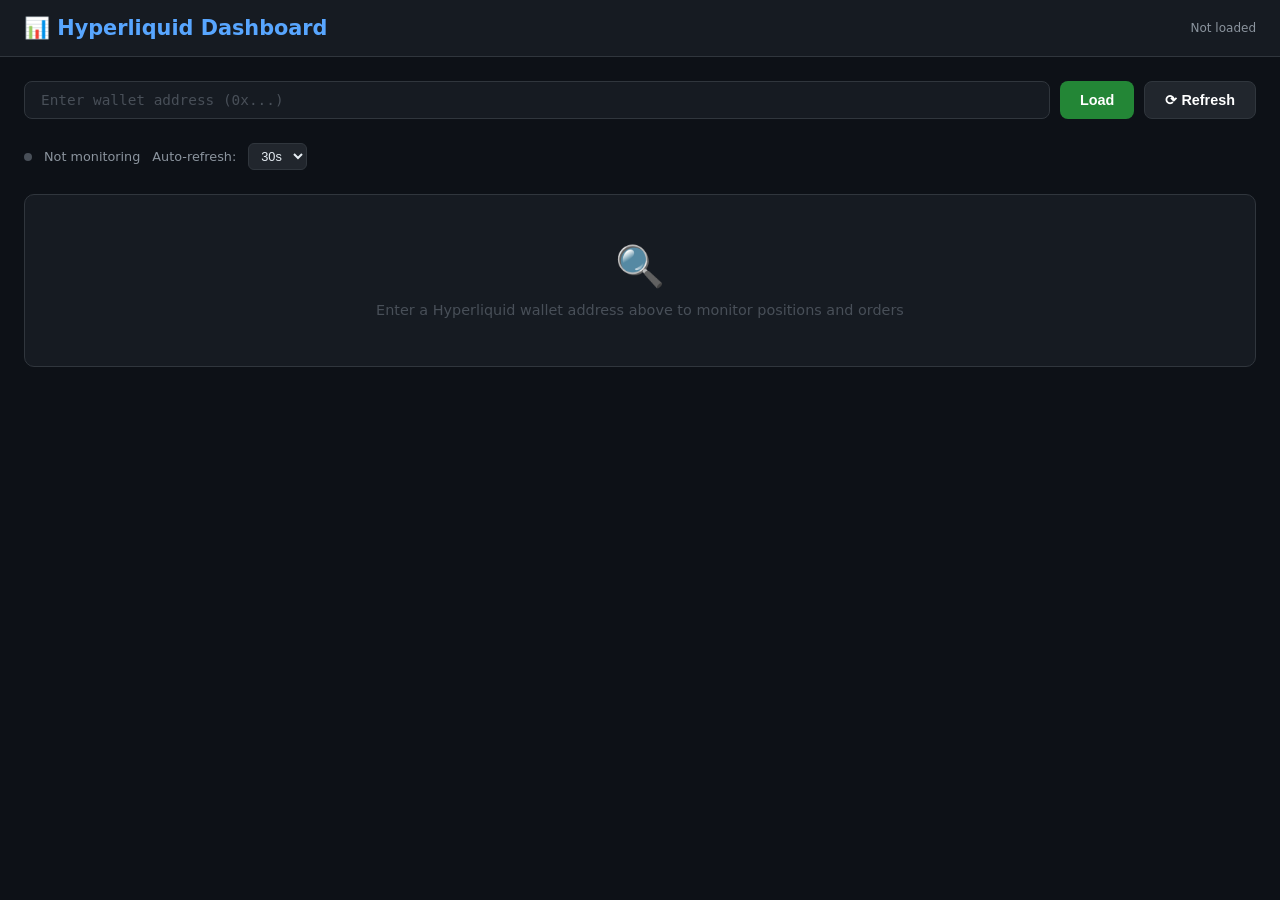
<file: 1363/hyperliquid-dashboard/index.html>
<!DOCTYPE html>
<html lang="en">
<head>
  <meta charset="UTF-8" />
  <meta name="viewport" content="width=device-width, initial-scale=1.0" />
  <title>Hyperliquid Dashboard</title>
  <style>
    * { margin: 0; padding: 0; box-sizing: border-box; }

    body {
      font-family: 'Segoe UI', system-ui, sans-serif;
      background: #0d1117;
      color: #e6edf3;
      min-height: 100vh;
    }

    header {
      background: #161b22;
      border-bottom: 1px solid #30363d;
      padding: 16px 24px;
      display: flex;
      align-items: center;
      justify-content: space-between;
    }

    header h1 {
      font-size: 1.3rem;
      font-weight: 700;
      color: #58a6ff;
      display: flex;
      align-items: center;
      gap: 8px;
    }

    .status-dot {
      width: 8px; height: 8px;
      border-radius: 50%;
      background: #3fb950;
      display: inline-block;
      animation: pulse 2s infinite;
    }

    @keyframes pulse {
      0%, 100% { opacity: 1; }
      50% { opacity: 0.4; }
    }

    .last-updated {
      font-size: 0.75rem;
      color: #8b949e;
    }

    .container { padding: 24px; max-width: 1400px; margin: 0 auto; }

    /* Address bar */
    .address-bar {
      display: flex;
      gap: 10px;
      margin-bottom: 24px;
    }

    .address-bar input {
      flex: 1;
      background: #161b22;
      border: 1px solid #30363d;
      border-radius: 8px;
      padding: 10px 16px;
      color: #e6edf3;
      font-size: 0.9rem;
      font-family: monospace;
      outline: none;
      transition: border-color 0.2s;
    }

    .address-bar input:focus { border-color: #58a6ff; }
    .address-bar input::placeholder { color: #484f58; }

    .btn {
      background: #238636;
      color: #fff;
      border: none;
      border-radius: 8px;
      padding: 10px 20px;
      font-size: 0.9rem;
      font-weight: 600;
      cursor: pointer;
      transition: background 0.2s;
      white-space: nowrap;
    }
    .btn:hover { background: #2ea043; }
    .btn.secondary { background: #21262d; border: 1px solid #30363d; }
    .btn.secondary:hover { background: #30363d; }

    /* Summary cards */
    .cards {
      display: grid;
      grid-template-columns: repeat(auto-fit, minmax(180px, 1fr));
      gap: 16px;
      margin-bottom: 24px;
    }

    .card {
      background: #161b22;
      border: 1px solid #30363d;
      border-radius: 10px;
      padding: 16px 20px;
    }

    .card-label {
      font-size: 0.75rem;
      color: #8b949e;
      text-transform: uppercase;
      letter-spacing: 0.05em;
      margin-bottom: 6px;
    }

    .card-value {
      font-size: 1.4rem;
      font-weight: 700;
      color: #e6edf3;
    }

    .card-value.green { color: #3fb950; }
    .card-value.red { color: #f85149; }
    .card-value.blue { color: #58a6ff; }

    /* Tabs */
    .tabs {
      display: flex;
      gap: 4px;
      margin-bottom: 20px;
      flex-wrap: wrap;
    }

    .tab {
      background: #21262d;
      border: 1px solid #30363d;
      border-radius: 8px 8px 0 0;
      padding: 8px 16px;
      font-size: 0.85rem;
      font-weight: 600;
      color: #8b949e;
      cursor: pointer;
      transition: all 0.2s;
      display: flex;
      align-items: center;
      gap: 6px;
    }

    .tab:hover { background: #30363d; color: #e6edf3; }

    .tab.active {
      background: #161b22;
      border-bottom-color: #161b22;
      color: #58a6ff;
    }

    .tab .tab-badge {
      background: #30363d;
      border-radius: 10px;
      padding: 1px 7px;
      font-size: 0.7rem;
      color: #8b949e;
      font-weight: 500;
    }

    .tab.active .tab-badge {
      background: #1f3a5f;
      color: #58a6ff;
    }

    /* Tables */
    .section {
      background: #161b22;
      border: 1px solid #30363d;
      border-radius: 10px;
      margin-bottom: 20px;
      overflow: hidden;
    }

    .section-header {
      padding: 14px 20px;
      border-bottom: 1px solid #30363d;
      display: flex;
      align-items: center;
      justify-content: space-between;
    }

    .section-title {
      font-size: 0.95rem;
      font-weight: 600;
      color: #e6edf3;
    }

    .badge {
      background: #21262d;
      border: 1px solid #30363d;
      border-radius: 20px;
      padding: 2px 10px;
      font-size: 0.75rem;
      color: #8b949e;
    }

    table {
      width: 100%;
      border-collapse: collapse;
      font-size: 0.875rem;
    }

    th {
      padding: 10px 16px;
      text-align: left;
      font-size: 0.75rem;
      font-weight: 600;
      color: #8b949e;
      text-transform: uppercase;
      letter-spacing: 0.05em;
      border-bottom: 1px solid #21262d;
    }

    td {
      padding: 12px 16px;
      border-bottom: 1px solid #21262d;
      color: #e6edf3;
    }

    tr:last-child td { border-bottom: none; }
    tr:hover td { background: #1c2128; }

    .tag {
      display: inline-block;
      padding: 2px 8px;
      border-radius: 4px;
      font-size: 0.75rem;
      font-weight: 700;
    }

    .tag.long { background: #0d4429; color: #3fb950; }
    .tag.short { background: #3d1a1a; color: #f85149; }
    .tag.buy { background: #0d4429; color: #3fb950; }
    .tag.sell { background: #3d1a1a; color: #f85149; }
    .tag.hip3 { background: #1f2937; color: #d97706; font-size: 0.65rem; margin-left: 4px; }

    .pnl-pos { color: #3fb950; font-weight: 600; }
    .pnl-neg { color: #f85149; font-weight: 600; }

    .mono { font-family: monospace; font-size: 0.85rem; }

    /* Empty / Loading states */
    .state-box {
      padding: 48px;
      text-align: center;
      color: #484f58;
    }

    .state-box .icon { font-size: 2.5rem; margin-bottom: 12px; }
    .state-box p { font-size: 0.9rem; }

    .spinner {
      width: 32px; height: 32px;
      border: 3px solid #30363d;
      border-top-color: #58a6ff;
      border-radius: 50%;
      animation: spin 0.8s linear infinite;
      margin: 0 auto 12px;
    }

    @keyframes spin { to { transform: rotate(360deg); } }

    .error-box {
      background: #3d1a1a;
      border: 1px solid #f85149;
      border-radius: 8px;
      padding: 16px 20px;
      color: #f85149;
      margin-bottom: 20px;
      font-size: 0.875rem;
    }

    .refresh-row {
      display: flex;
      align-items: center;
      gap: 12px;
      margin-bottom: 24px;
      font-size: 0.8rem;
      color: #8b949e;
    }

    .refreshing-indicator {
      display: none;
      width: 14px; height: 14px;
      border: 2px solid #30363d;
      border-top-color: #58a6ff;
      border-radius: 50%;
      animation: spin 0.6s linear infinite;
    }

    select {
      background: #21262d;
      border: 1px solid #30363d;
      border-radius: 6px;
      color: #e6edf3;
      padding: 4px 8px;
      font-size: 0.8rem;
      cursor: pointer;
    }

    .dex-label {
      font-size: 0.7rem;
      color: #d97706;
      background: #2d2305;
      border: 1px solid #d97706;
      border-radius: 4px;
      padding: 1px 6px;
      margin-left: 6px;
    }

    .table-wrapper { overflow-x: auto; }

    @media (max-width: 768px) {
      .cards { grid-template-columns: repeat(2, 1fr); }
      header { flex-direction: column; gap: 8px; }
      .address-bar { flex-direction: column; }
      .tabs { gap: 2px; }
      .tab { padding: 6px 10px; font-size: 0.78rem; }
    }
  </style>
</head>
<body>

<header>
  <h1>📊 Hyperliquid Dashboard</h1>
  <span class="last-updated" id="lastUpdated">Not loaded</span>
</header>

<div class="container">

  <!-- Address Bar -->
  <div class="address-bar">
    <input type="text" id="addressInput" placeholder="Enter wallet address (0x...)" />
    <button class="btn" onclick="loadDashboard()">Load</button>
    <button class="btn secondary" onclick="refresh()">⟳ Refresh</button>
  </div>

  <!-- Refresh interval -->
  <div class="refresh-row">
    <span class="status-dot" id="statusDot" style="background:#484f58"></span>
    <span id="monitoringLabel">Not monitoring</span>
    <div class="refreshing-indicator" id="refreshingSpinner"></div>
    <span>Auto-refresh:</span>
    <select id="refreshSelect" onchange="updateInterval()">
      <option value="5000">5s</option>
      <option value="10000">10s</option>
      <option value="30000" selected>30s</option>
      <option value="60000">1m</option>
      <option value="0">Off</option>
    </select>
  </div>

  <!-- Error -->
  <div id="errorBox" class="error-box" style="display:none"></div>

  <!-- Summary Cards -->
  <div class="cards" id="summaryCards" style="display:none">
    <div class="card">
      <div class="card-label">Account Value</div>
      <div class="card-value blue" id="cardValue">—</div>
    </div>
    <div class="card">
      <div class="card-label">Unrealized PnL</div>
      <div class="card-value" id="cardPnl">—</div>
    </div>
    <div class="card">
      <div class="card-label">Margin Used</div>
      <div class="card-value" id="cardMargin">—</div>
    </div>
    <div class="card">
      <div class="card-label">Available</div>
      <div class="card-value green" id="cardAvailable">—</div>
    </div>
    <div class="card">
      <div class="card-label">Open Positions</div>
      <div class="card-value" id="cardPositions">—</div>
    </div>
    <div class="card">
      <div class="card-label">Open Orders</div>
      <div class="card-value" id="cardOrders">—</div>
    </div>
  </div>

  <!-- Dex Tabs -->
  <div class="tabs" id="dexTabs" style="display:none"></div>

  <!-- Loading (initial only) -->
  <div id="loadingBox" class="section" style="display:none">
    <div class="state-box">
      <div class="spinner"></div>
      <p>Fetching account data...</p>
    </div>
  </div>

  <!-- Positions Table -->
  <div class="section" id="positionsSection" style="display:none">
    <div class="section-header">
      <span class="section-title">📍 Open Positions</span>
      <span class="badge" id="positionCount">0</span>
    </div>
    <div class="table-wrapper">
      <table>
        <thead>
          <tr>
            <th>Coin</th>
            <th>Side</th>
            <th>Size</th>
            <th>Entry Price</th>
            <th>Mark Price</th>
            <th>Liq Price</th>
            <th>uPnL</th>
            <th>ROE %</th>
            <th>Margin</th>
          </tr>
        </thead>
        <tbody id="positionsBody"></tbody>
      </table>
    </div>
  </div>

  <!-- Orders Table -->
  <div class="section" id="ordersSection" style="display:none">
    <div class="section-header">
      <span class="section-title">📋 Open Orders</span>
      <span class="badge" id="orderCount">0</span>
    </div>
    <div class="table-wrapper">
      <table>
        <thead>
          <tr>
            <th>Coin</th>
            <th>Side</th>
            <th>Size</th>
            <th>Limit Price</th>
            <th>Order Type</th>
            <th>Reduce Only</th>
            <th>Order ID</th>
          </tr>
        </thead>
        <tbody id="ordersBody"></tbody>
      </table>
    </div>
  </div>

  <!-- Empty state -->
  <div id="emptyState" class="section">
    <div class="state-box">
      <div class="icon">🔍</div>
      <p>Enter a Hyperliquid wallet address above to monitor positions and orders</p>
    </div>
  </div>

</div>

<script>
  const HL_API = 'https://api.hyperliquid.xyz/info';
  let currentAddress = '';
  let refreshTimer = null;
  let isFirstLoad = true;
  let allDexes = []; // [{name: null (native), fullName: 'Hyperliquid'}, {name: 'xyz', fullName: 'XYZ'}, ...]
  let activeDex = null; // null = all, 'native' = native only, 'xyz' = xyz only
  let cachedData = {}; // { native: {state, orders}, xyz: {state, orders}, ... }

  function fmt(n, decimals = 2) {
    if (n === null || n === undefined) return '—';
    return parseFloat(n).toLocaleString('en-US', {
      minimumFractionDigits: decimals,
      maximumFractionDigits: decimals
    });
  }

  function fmtUSD(n) {
    if (n === null || n === undefined) return '—';
    const v = parseFloat(n);
    return (v >= 0 ? '+' : '') + '$' + fmt(Math.abs(v));
  }

  function fmtPrice(n) {
    if (!n) return '—';
    const v = parseFloat(n);
    if (v >= 10000) return '$' + v.toLocaleString('en-US', { minimumFractionDigits: 2, maximumFractionDigits: 2 });
    if (v >= 1) return '$' + v.toLocaleString('en-US', { minimumFractionDigits: 2, maximumFractionDigits: 4 });
    return '$' + v.toLocaleString('en-US', { minimumFractionDigits: 2, maximumFractionDigits: 6 });
  }

  async function fetchHL(payload) {
    const res = await fetch(HL_API, {
      method: 'POST',
      headers: { 'Content-Type': 'application/json' },
      body: JSON.stringify(payload)
    });
    if (!res.ok) throw new Error(`HTTP ${res.status}`);
    return res.json();
  }

  async function loadDashboard() {
    const addr = document.getElementById('addressInput').value.trim();
    if (!addr) return;
    currentAddress = addr;
    isFirstLoad = true;

    // Update monitoring label
    document.getElementById('monitoringLabel').textContent = addr.slice(0, 6) + '...' + addr.slice(-4);
    document.getElementById('statusDot').style.background = '#3fb950';

    // Start auto-refresh
    clearInterval(refreshTimer);
    const interval = parseInt(document.getElementById('refreshSelect').value);
    if (interval > 0) {
      refreshTimer = setInterval(refresh, interval);
    }

    await refresh();
  }

  async function refresh() {
    if (!currentAddress) return;

    // Show full loading only on first load
    if (isFirstLoad) {
      showLoading(true);
    } else {
      // Show small spinner in refresh row
      document.getElementById('refreshingSpinner').style.display = 'block';
    }

    hideError();

    try {
      // Step 1: Get list of builder dexes
      const perpDexs = await fetchHL({ type: 'perpDexs' });
      allDexes = [{ name: null, fullName: 'Hyperliquid' }];
      perpDexs.forEach(d => {
        if (d) allDexes.push({ name: d.name, fullName: d.fullName || d.name });
      });

      // Step 2: Fetch native + all builder dex data in parallel
      const fetches = [];

      // Native: state, orders
      fetches.push(
        fetchHL({ type: 'clearinghouseState', user: currentAddress }).then(d => ({ key: 'native', type: 'state', data: d })),
        fetchHL({ type: 'openOrders', user: currentAddress }).then(d => ({ key: 'native', type: 'orders', data: d }))
      );

      // Builder dexes: state, orders
      for (const dex of allDexes.slice(1)) {
        fetches.push(
          fetchHL({ type: 'clearinghouseState', user: currentAddress, dex: dex.name }).then(d => ({ key: dex.name, type: 'state', data: d })),
          fetchHL({ type: 'openOrders', user: currentAddress, dex: dex.name }).then(d => ({ key: dex.name, type: 'orders', data: d }))
        );
      }

      const results = await Promise.all(fetches);

      // Organize results
      cachedData = {};
      results.forEach(r => {
        if (!cachedData[r.key]) cachedData[r.key] = {};
        cachedData[r.key][r.type] = r.data;
      });

      renderTabs();
      renderDashboard();
      document.getElementById('lastUpdated').textContent = 'Updated ' + new Date().toLocaleTimeString();
    } catch (err) {
      showError('Failed to fetch data: ' + err.message + '. Make sure the address is valid.');
    } finally {
      showLoading(false);
      document.getElementById('refreshingSpinner').style.display = 'none';
      isFirstLoad = false;
    }
  }

  function renderTabs() {
    const container = document.getElementById('dexTabs');
    container.innerHTML = '';

    // Count positions per dex
    let totalPositions = 0;
    let totalOrders = 0;
    const dexCounts = {};

    for (const dex of allDexes) {
      const key = dex.name || 'native';
      const d = cachedData[key];
      if (!d) continue;
      const positions = d.state ? d.state.assetPositions.map(p => p.position).filter(p => parseFloat(p.szi) !== 0) : [];
      const orders = d.orders || [];
      dexCounts[key] = { positions: positions.length, orders: orders.length };
      totalPositions += positions.length;
      totalOrders += orders.length;
    }

    // "All" tab
    const allTab = document.createElement('div');
    allTab.className = 'tab' + (activeDex === null ? ' active' : '');
    allTab.innerHTML = `All <span class="tab-badge">${totalPositions}P / ${totalOrders}O</span>`;
    allTab.onclick = () => { activeDex = null; renderTabs(); renderDashboard(); };
    container.appendChild(allTab);

    // Per-dex tabs
    for (const dex of allDexes) {
      const key = dex.name || 'native';
      const counts = dexCounts[key] || { positions: 0, orders: 0 };
      const tab = document.createElement('div');
      const isActive = activeDex === key;
      tab.className = 'tab' + (isActive ? ' active' : '');
      const label = dex.name ? dex.fullName : '🔵 Native';
      tab.innerHTML = `${label} <span class="tab-badge">${counts.positions}P / ${counts.orders}O</span>`;
      tab.onclick = () => { activeDex = key; renderTabs(); renderDashboard(); };
      container.appendChild(tab);
    }

    container.style.display = 'flex';
  }

  function renderDashboard() {
    // Collect positions and orders based on active tab
    let allPositions = [];
    let allOrders = [];
    let totalAccountValue = 0;
    let totalMarginUsed = 0;

    const dexKeys = activeDex === null
      ? allDexes.map(d => d.name || 'native')
      : [activeDex];

    for (const key of dexKeys) {
      const d = cachedData[key];
      if (!d || !d.state) continue;

      const ms = d.state.marginSummary;
      totalAccountValue += parseFloat(ms.accountValue || 0);
      totalMarginUsed += parseFloat(ms.totalMarginUsed || 0);

      const positions = d.state.assetPositions
        .map(p => p.position)
        .filter(p => parseFloat(p.szi) !== 0)
        .map(p => ({ ...p, _dex: key }));
      allPositions.push(...positions);

      const orders = (d.orders || []).map(o => ({ ...o, _dex: key }));
      allOrders.push(...orders);
    }

    const totalPnl = allPositions.reduce((sum, p) => sum + parseFloat(p.unrealizedPnl || 0), 0);
    const available = totalAccountValue - totalMarginUsed;

    // Summary cards
    document.getElementById('cardValue').textContent = '$' + fmt(totalAccountValue);
    const pnlEl = document.getElementById('cardPnl');
    pnlEl.textContent = (totalPnl >= 0 ? '+' : '') + '$' + fmt(Math.abs(totalPnl));
    pnlEl.className = 'card-value ' + (totalPnl >= 0 ? 'green' : 'red');
    document.getElementById('cardMargin').textContent = '$' + fmt(totalMarginUsed);
    document.getElementById('cardAvailable').textContent = '$' + fmt(available);
    document.getElementById('cardPositions').textContent = allPositions.length;
    document.getElementById('cardOrders').textContent = allOrders.length;

    document.getElementById('summaryCards').style.display = 'grid';
    document.getElementById('emptyState').style.display = 'none';

    // Positions
    const posBody = document.getElementById('positionsBody');
    posBody.innerHTML = '';
    document.getElementById('positionCount').textContent = allPositions.length;

    if (allPositions.length === 0) {
      posBody.innerHTML = '<tr><td colspan="9" style="text-align:center;color:#484f58;padding:24px">No open positions</td></tr>';
    } else {
      allPositions.forEach(p => {
        const size = parseFloat(p.szi);
        const side = size > 0 ? 'LONG' : 'SHORT';
        const pnl = parseFloat(p.unrealizedPnl || 0);
        const entryPx = parseFloat(p.entryPx || 0);
        const markPx = parseFloat(p.positionValue) / Math.abs(size);
        const margin = parseFloat(p.marginUsed || 0);
        const roe = margin > 0 ? (pnl / margin * 100) : 0;
        const liqPx = p.liquidationPx ? fmtPrice(p.liquidationPx) : '—';

        const isDex = p._dex !== 'native';
        const coinLabel = isDex
          ? `<strong>${p.coin}</strong><span class="dex-label">${p._dex}</span>`
          : `<strong>${p.coin}</strong>`;

        const tr = document.createElement('tr');
        tr.innerHTML = `
          <td>${coinLabel}</td>
          <td><span class="tag ${side.toLowerCase()}">${side}</span></td>
          <td class="mono">${fmt(Math.abs(size), 5)}</td>
          <td class="mono">${fmtPrice(entryPx)}</td>
          <td class="mono">${fmtPrice(markPx)}</td>
          <td class="mono" style="color:#f0883e">${liqPx}</td>
          <td class="${pnl >= 0 ? 'pnl-pos' : 'pnl-neg'}">${(pnl >= 0 ? '+' : '')}$${fmt(Math.abs(pnl))}</td>
          <td class="${roe >= 0 ? 'pnl-pos' : 'pnl-neg'}">${(roe >= 0 ? '+' : '')}${fmt(roe)}%</td>
          <td class="mono">$${fmt(margin)}</td>
        `;
        posBody.appendChild(tr);
      });
    }

    document.getElementById('positionsSection').style.display = 'block';

    // Orders
    const ordBody = document.getElementById('ordersBody');
    ordBody.innerHTML = '';
    document.getElementById('orderCount').textContent = allOrders.length;

    if (allOrders.length === 0) {
      ordBody.innerHTML = '<tr><td colspan="7" style="text-align:center;color:#484f58;padding:24px">No open orders</td></tr>';
    } else {
      allOrders.forEach(o => {
        const side = o.side === 'B' ? 'BUY' : 'SELL';
        const isDex = o._dex !== 'native';
        const coinLabel = isDex
          ? `<strong>${o.coin}</strong><span class="dex-label">${o._dex}</span>`
          : `<strong>${o.coin}</strong>`;

        const tr = document.createElement('tr');
        tr.innerHTML = `
          <td>${coinLabel}</td>
          <td><span class="tag ${side.toLowerCase()}">${side}</span></td>
          <td class="mono">${fmt(parseFloat(o.sz), 5)}</td>
          <td class="mono">${fmtPrice(o.limitPx)}</td>
          <td style="color:#8b949e">${o.orderType || 'Limit'}</td>
          <td style="color:#8b949e">${o.reduceOnly ? '✅' : '—'}</td>
          <td class="mono" style="color:#484f58;font-size:0.75rem">${o.oid}</td>
        `;
        ordBody.appendChild(tr);
      });
    }

    document.getElementById('ordersSection').style.display = 'block';
  }

  function showLoading(show) {
    document.getElementById('loadingBox').style.display = show ? 'block' : 'none';
  }

  function showError(msg) {
    const el = document.getElementById('errorBox');
    el.textContent = '⚠️ ' + msg;
    el.style.display = 'block';
  }

  function hideError() {
    document.getElementById('errorBox').style.display = 'none';
  }

  function updateInterval() {
    clearInterval(refreshTimer);
    const interval = parseInt(document.getElementById('refreshSelect').value);
    if (interval > 0 && currentAddress) {
      refreshTimer = setInterval(refresh, interval);
    }
  }

  // Allow Enter key on input
  document.getElementById('addressInput').addEventListener('keydown', e => {
    if (e.key === 'Enter') loadDashboard();
  });
</script>

</body>
</html>
</file>
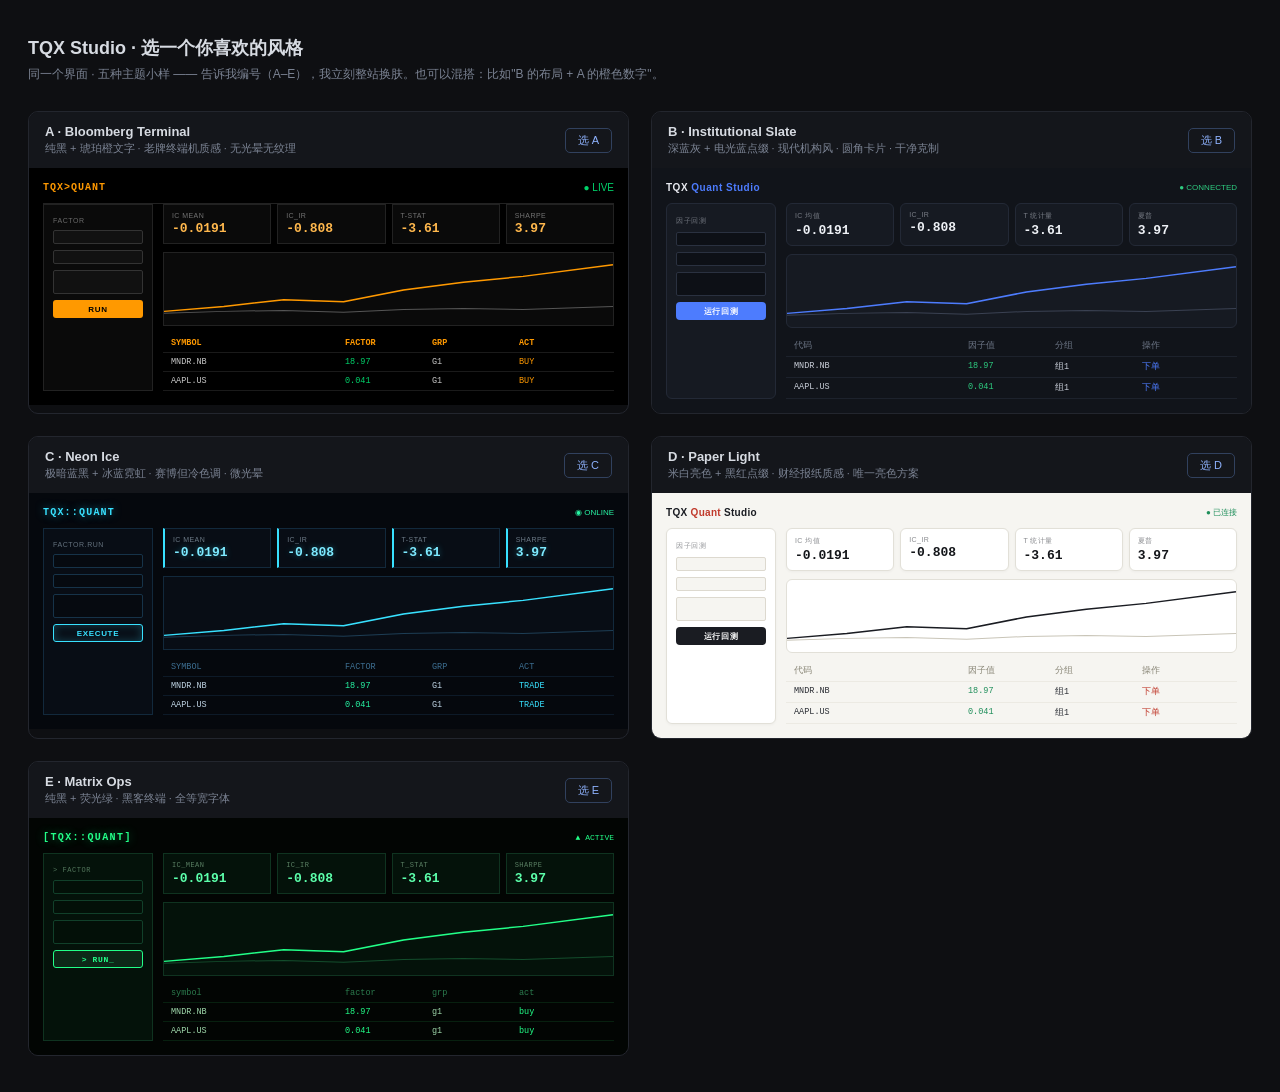
<file: 2004/tqx-quant/templates/studio/styles/index.html>
<!DOCTYPE html>
<html lang="zh">
<head>
<meta charset="UTF-8">
<meta name="viewport" content="width=device-width, initial-scale=1.0">
<title>TQX Studio · 选择你的风格</title>
<style>
*{box-sizing:border-box;margin:0;padding:0}
body{background:#0e0f12;color:#d7dbe2;font-family:'Inter',-apple-system,'Segoe UI',sans-serif;padding:36px 28px;font-size:13px}
h1{font-size:18px;font-weight:700;margin-bottom:6px}
.sub{color:#7b8393;font-size:12px;margin-bottom:28px}
.grid{display:grid;grid-template-columns:repeat(auto-fill,minmax(430px,1fr));gap:22px;max-width:1500px}
.opt{border-radius:10px;overflow:hidden;border:1px solid #23262e;transition:border-color .2s}
.opt:hover{border-color:#4a5568}
.opt-head{padding:12px 16px;display:flex;justify-content:space-between;align-items:center;background:#14161b}
.opt-head b{font-size:13px}
.opt-head .tagline{font-size:11px;color:#7b8393;margin-top:2px}
.pick{font-size:11px;color:#8fb3ff;border:1px solid #31415e;padding:4px 12px;border-radius:5px}
/* ============ mock common ============ */
.mock{padding:14px;font-size:10px;pointer-events:none;user-select:none}
.m-top{display:flex;justify-content:space-between;align-items:center;padding:0 0 10px}
.m-body{display:grid;grid-template-columns:110px 1fr;gap:10px}
.m-rail{padding:9px;display:flex;flex-direction:column;gap:6px}
.m-main{display:flex;flex-direction:column;gap:8px}
.m-cells{display:grid;grid-template-columns:repeat(4,1fr);gap:6px}
.m-cell{padding:7px 8px}
.m-cell .l{font-size:7px;opacity:.55;text-transform:uppercase;letter-spacing:.06em}
.m-cell .v{font-size:13px;font-weight:600;margin-top:2px;font-family:ui-monospace,monospace}
.m-chart{height:74px;position:relative;overflow:hidden}
.m-chart svg{position:absolute;inset:0;width:100%;height:100%}
.m-table{display:flex;flex-direction:column}
.m-tr{display:grid;grid-template-columns:2fr 1fr 1fr 1fr;padding:4px 8px;font-family:ui-monospace,monospace;font-size:8.5px}
.m-in{height:14px;border-radius:2px}
.m-btn{height:18px;border-radius:3px;display:flex;align-items:center;justify-content:center;font-size:8px;font-weight:700;letter-spacing:.08em}
.m-lbl{font-size:7px;opacity:.5;text-transform:uppercase;letter-spacing:.08em;margin-top:3px}

/* ============ A: Bloomberg Terminal ============ */
.tA .mock{background:#000;color:#c8c8c8}
.tA .m-top{border-bottom:1px solid #222}
.tA .brand{color:#ff9900;font-weight:700;font-family:ui-monospace,monospace;letter-spacing:.1em}
.tA .m-rail{background:#0a0a0a;border:1px solid #222}
.tA .m-in{background:#111;border:1px solid #333}
.tA .m-btn{background:#ff9900;color:#000}
.tA .m-cell{background:#0a0a0a;border:1px solid #222}
.tA .m-cell .v{color:#ffb84d}
.tA .m-chart{background:#0a0a0a;border:1px solid #222}
.tA .m-tr{border-bottom:1px solid #1a1a1a}
.tA .m-tr.h{color:#ff9900;font-weight:700}
.tA .up{color:#00d26a}.tA .dn{color:#ff3b3b}

/* ============ B: Institutional Slate ============ */
.tB .mock{background:#11141a;color:#c9ced8}
.tB .brand{color:#e8eaf0;font-weight:600;letter-spacing:.05em}
.tB .brand i{color:#4d7cfe;font-style:normal}
.tB .m-rail{background:#161a22;border:1px solid #232936;border-radius:6px}
.tB .m-in{background:#0d1016;border:1px solid #2a3140}
.tB .m-btn{background:#4d7cfe;color:#fff;border-radius:4px}
.tB .m-cell{background:#161a22;border:1px solid #232936;border-radius:6px}
.tB .m-cell .v{color:#eef1f6}
.tB .m-chart{background:#161a22;border:1px solid #232936;border-radius:6px}
.tB .m-tr{border-bottom:1px solid #1d222c}
.tB .m-tr.h{color:#6b7484}
.tB .up{color:#2ecc80}.tB .dn{color:#f4525f}

/* ============ C: Neon Ice ============ */
.tC .mock{background:#05080d;color:#bfd4e4}
.tC .brand{color:#38e1ff;font-family:ui-monospace,monospace;font-weight:700;letter-spacing:.12em;text-shadow:0 0 8px rgba(56,225,255,.5)}
.tC .m-rail{background:#080d15;border:1px solid #12293c}
.tC .m-in{background:#060a10;border:1px solid #163349}
.tC .m-btn{background:transparent;border:1px solid #38e1ff;color:#38e1ff;box-shadow:0 0 10px rgba(56,225,255,.25) inset}
.tC .m-cell{background:#080d15;border:1px solid #12293c;border-left:2px solid #38e1ff}
.tC .m-cell .v{color:#7deaff;text-shadow:0 0 6px rgba(56,225,255,.4)}
.tC .m-chart{background:#080d15;border:1px solid #12293c}
.tC .m-tr{border-bottom:1px solid #0d1a28}
.tC .m-tr.h{color:#3d6f92}
.tC .up{color:#27f5a4}.tC .dn{color:#ff5470}

/* ============ D: Paper Light ============ */
.tD .mock{background:#f6f5f1;color:#2b2e35}
.tD .brand{color:#1a1c22;font-weight:700;letter-spacing:.03em}
.tD .brand i{color:#c0392b;font-style:normal}
.tD .m-rail{background:#fff;border:1px solid #e2e0d8;border-radius:6px;box-shadow:0 1px 3px rgba(0,0,0,.04)}
.tD .m-in{background:#f6f5f1;border:1px solid #ddd9cf}
.tD .m-btn{background:#1a1c22;color:#fff;border-radius:4px}
.tD .m-cell{background:#fff;border:1px solid #e2e0d8;border-radius:6px;box-shadow:0 1px 3px rgba(0,0,0,.04)}
.tD .m-cell .v{color:#14161a}
.tD .m-chart{background:#fff;border:1px solid #e2e0d8;border-radius:6px}
.tD .m-tr{border-bottom:1px solid #eceae3}
.tD .m-tr.h{color:#8a8778}
.tD .up{color:#1e8e5a}.tD .dn{color:#c0392b}

/* ============ E: Matrix Ops ============ */
.tE .mock{background:#020503;color:#9fd8ab;font-family:ui-monospace,monospace}
.tE .brand{color:#22ff88;font-weight:700;letter-spacing:.14em;text-shadow:0 0 10px rgba(34,255,136,.45)}
.tE .m-rail{background:#04120a;border:1px solid #0f3320}
.tE .m-in{background:#031008;border:1px solid #11402a}
.tE .m-btn{background:#0d2818;border:1px solid #22ff88;color:#22ff88}
.tE .m-cell{background:#04120a;border:1px solid #0f3320}
.tE .m-cell .v{color:#5cffab}
.tE .m-chart{background:#04120a;border:1px solid #0f3320}
.tE .m-tr{border-bottom:1px solid #07200f}
.tE .m-tr.h{color:#2b7a4d}
.tE .up{color:#22ff88}.tE .dn{color:#ff5959}
</style>
</head>
<body>
<h1>TQX Studio · 选一个你喜欢的风格</h1>
<div class="sub">同一个界面 · 五种主题小样 —— 告诉我编号（A–E），我立刻整站换肤。也可以混搭：比如"B 的布局 + A 的橙色数字"。</div>
<div class="grid">

<!-- A -->
<div class="opt tA">
  <div class="opt-head"><div><b>A · Bloomberg Terminal</b><div class="tagline">纯黑 + 琥珀橙文字 · 老牌终端机质感 · 无光晕无纹理</div></div><span class="pick">选 A</span></div>
  <div class="mock">
    <div class="m-top"><span class="brand">TQX&gt;QUANT</span><span style="color:#00d26a">● LIVE</span></div>
    <div class="m-body">
      <div class="m-rail"><div class="m-lbl">FACTOR</div><div class="m-in"></div><div class="m-in"></div><div class="m-in" style="height:24px"></div><div class="m-btn">RUN</div></div>
      <div class="m-main">
        <div class="m-cells">
          <div class="m-cell"><div class="l">IC MEAN</div><div class="v dn">-0.0191</div></div>
          <div class="m-cell"><div class="l">IC_IR</div><div class="v">-0.808</div></div>
          <div class="m-cell"><div class="l">T-STAT</div><div class="v">-3.61</div></div>
          <div class="m-cell"><div class="l">SHARPE</div><div class="v up">3.97</div></div>
        </div>
        <div class="m-chart"><svg viewBox="0 0 300 74" preserveAspectRatio="none"><polyline points="0,60 40,55 80,48 120,50 160,38 200,30 240,24 300,12" fill="none" stroke="#ff9900" stroke-width="1.5"/><polyline points="0,62 40,60 80,59 120,61 160,58 200,57 240,58 300,55" fill="none" stroke="#555" stroke-width="1"/></svg></div>
        <div class="m-table">
          <div class="m-tr h"><span>SYMBOL</span><span>FACTOR</span><span>GRP</span><span>ACT</span></div>
          <div class="m-tr"><span>MNDR.NB</span><span class="up">18.97</span><span>G1</span><span style="color:#ff9900">BUY</span></div>
          <div class="m-tr"><span>AAPL.US</span><span class="up">0.041</span><span>G1</span><span style="color:#ff9900">BUY</span></div>
        </div>
      </div>
    </div>
  </div>
</div>

<!-- B -->
<div class="opt tB">
  <div class="opt-head"><div><b>B · Institutional Slate</b><div class="tagline">深蓝灰 + 电光蓝点缀 · 现代机构风 · 圆角卡片 · 干净克制</div></div><span class="pick">选 B</span></div>
  <div class="mock">
    <div class="m-top"><span class="brand">TQX <i>Quant Studio</i></span><span style="color:#2ecc80;font-size:8px">● CONNECTED</span></div>
    <div class="m-body">
      <div class="m-rail"><div class="m-lbl">因子回测</div><div class="m-in"></div><div class="m-in"></div><div class="m-in" style="height:24px"></div><div class="m-btn">运行回测</div></div>
      <div class="m-main">
        <div class="m-cells">
          <div class="m-cell"><div class="l">IC 均值</div><div class="v dn">-0.0191</div></div>
          <div class="m-cell"><div class="l">IC_IR</div><div class="v">-0.808</div></div>
          <div class="m-cell"><div class="l">t 统计量</div><div class="v">-3.61</div></div>
          <div class="m-cell"><div class="l">夏普</div><div class="v up">3.97</div></div>
        </div>
        <div class="m-chart"><svg viewBox="0 0 300 74" preserveAspectRatio="none"><polyline points="0,60 40,55 80,48 120,50 160,38 200,30 240,24 300,12" fill="none" stroke="#4d7cfe" stroke-width="1.5"/><polyline points="0,62 40,60 80,59 120,61 160,58 200,57 240,58 300,55" fill="none" stroke="#3a4152" stroke-width="1"/></svg></div>
        <div class="m-table">
          <div class="m-tr h"><span>代码</span><span>因子值</span><span>分组</span><span>操作</span></div>
          <div class="m-tr"><span>MNDR.NB</span><span class="up">18.97</span><span>组1</span><span style="color:#4d7cfe">下单</span></div>
          <div class="m-tr"><span>AAPL.US</span><span class="up">0.041</span><span>组1</span><span style="color:#4d7cfe">下单</span></div>
        </div>
      </div>
    </div>
  </div>
</div>

<!-- C -->
<div class="opt tC">
  <div class="opt-head"><div><b>C · Neon Ice</b><div class="tagline">极暗蓝黑 + 冰蓝霓虹 · 赛博但冷色调 · 微光晕</div></div><span class="pick">选 C</span></div>
  <div class="mock">
    <div class="m-top"><span class="brand">TQX::QUANT</span><span style="color:#27f5a4;font-size:8px">◉ ONLINE</span></div>
    <div class="m-body">
      <div class="m-rail"><div class="m-lbl">FACTOR.RUN</div><div class="m-in"></div><div class="m-in"></div><div class="m-in" style="height:24px"></div><div class="m-btn">EXECUTE</div></div>
      <div class="m-main">
        <div class="m-cells">
          <div class="m-cell"><div class="l">IC MEAN</div><div class="v dn">-0.0191</div></div>
          <div class="m-cell"><div class="l">IC_IR</div><div class="v">-0.808</div></div>
          <div class="m-cell"><div class="l">T-STAT</div><div class="v">-3.61</div></div>
          <div class="m-cell"><div class="l">SHARPE</div><div class="v up">3.97</div></div>
        </div>
        <div class="m-chart"><svg viewBox="0 0 300 74" preserveAspectRatio="none"><polyline points="0,60 40,55 80,48 120,50 160,38 200,30 240,24 300,12" fill="none" stroke="#38e1ff" stroke-width="1.5"/><polyline points="0,62 40,60 80,59 120,61 160,58 200,57 240,58 300,55" fill="none" stroke="#1d3d54" stroke-width="1"/></svg></div>
        <div class="m-table">
          <div class="m-tr h"><span>SYMBOL</span><span>FACTOR</span><span>GRP</span><span>ACT</span></div>
          <div class="m-tr"><span>MNDR.NB</span><span class="up">18.97</span><span>G1</span><span style="color:#38e1ff">TRADE</span></div>
          <div class="m-tr"><span>AAPL.US</span><span class="up">0.041</span><span>G1</span><span style="color:#38e1ff">TRADE</span></div>
        </div>
      </div>
    </div>
  </div>
</div>

<!-- D -->
<div class="opt tD">
  <div class="opt-head"><div><b>D · Paper Light</b><div class="tagline">米白亮色 + 黑红点缀 · 财经报纸质感 · 唯一亮色方案</div></div><span class="pick">选 D</span></div>
  <div class="mock">
    <div class="m-top"><span class="brand">TQX <i>Quant</i> Studio</span><span style="color:#1e8e5a;font-size:8px">● 已连接</span></div>
    <div class="m-body">
      <div class="m-rail"><div class="m-lbl">因子回测</div><div class="m-in"></div><div class="m-in"></div><div class="m-in" style="height:24px"></div><div class="m-btn">运行回测</div></div>
      <div class="m-main">
        <div class="m-cells">
          <div class="m-cell"><div class="l">IC 均值</div><div class="v dn">-0.0191</div></div>
          <div class="m-cell"><div class="l">IC_IR</div><div class="v">-0.808</div></div>
          <div class="m-cell"><div class="l">t 统计量</div><div class="v">-3.61</div></div>
          <div class="m-cell"><div class="l">夏普</div><div class="v up">3.97</div></div>
        </div>
        <div class="m-chart"><svg viewBox="0 0 300 74" preserveAspectRatio="none"><polyline points="0,60 40,55 80,48 120,50 160,38 200,30 240,24 300,12" fill="none" stroke="#1a1c22" stroke-width="1.5"/><polyline points="0,62 40,60 80,59 120,61 160,58 200,57 240,58 300,55" fill="none" stroke="#c9c5b8" stroke-width="1"/></svg></div>
        <div class="m-table">
          <div class="m-tr h"><span>代码</span><span>因子值</span><span>分组</span><span>操作</span></div>
          <div class="m-tr"><span>MNDR.NB</span><span class="up">18.97</span><span>组1</span><span style="color:#c0392b">下单</span></div>
          <div class="m-tr"><span>AAPL.US</span><span class="up">0.041</span><span>组1</span><span style="color:#c0392b">下单</span></div>
        </div>
      </div>
    </div>
  </div>
</div>

<!-- E -->
<div class="opt tE">
  <div class="opt-head"><div><b>E · Matrix Ops</b><div class="tagline">纯黑 + 荧光绿 · 黑客终端 · 全等宽字体</div></div><span class="pick">选 E</span></div>
  <div class="mock">
    <div class="m-top"><span class="brand">[TQX::QUANT]</span><span style="color:#22ff88;font-size:8px">▲ ACTIVE</span></div>
    <div class="m-body">
      <div class="m-rail"><div class="m-lbl">&gt; factor</div><div class="m-in"></div><div class="m-in"></div><div class="m-in" style="height:24px"></div><div class="m-btn">&gt; RUN_</div></div>
      <div class="m-main">
        <div class="m-cells">
          <div class="m-cell"><div class="l">ic_mean</div><div class="v dn">-0.0191</div></div>
          <div class="m-cell"><div class="l">ic_ir</div><div class="v">-0.808</div></div>
          <div class="m-cell"><div class="l">t_stat</div><div class="v">-3.61</div></div>
          <div class="m-cell"><div class="l">sharpe</div><div class="v up">3.97</div></div>
        </div>
        <div class="m-chart"><svg viewBox="0 0 300 74" preserveAspectRatio="none"><polyline points="0,60 40,55 80,48 120,50 160,38 200,30 240,24 300,12" fill="none" stroke="#22ff88" stroke-width="1.5"/><polyline points="0,62 40,60 80,59 120,61 160,58 200,57 240,58 300,55" fill="none" stroke="#134d2c" stroke-width="1"/></svg></div>
        <div class="m-table">
          <div class="m-tr h"><span>symbol</span><span>factor</span><span>grp</span><span>act</span></div>
          <div class="m-tr"><span>MNDR.NB</span><span class="up">18.97</span><span>g1</span><span style="color:#22ff88">buy</span></div>
          <div class="m-tr"><span>AAPL.US</span><span class="up">0.041</span><span>g1</span><span style="color:#22ff88">buy</span></div>
        </div>
      </div>
    </div>
  </div>
</div>

</div>
</body>
</html>
</file>
